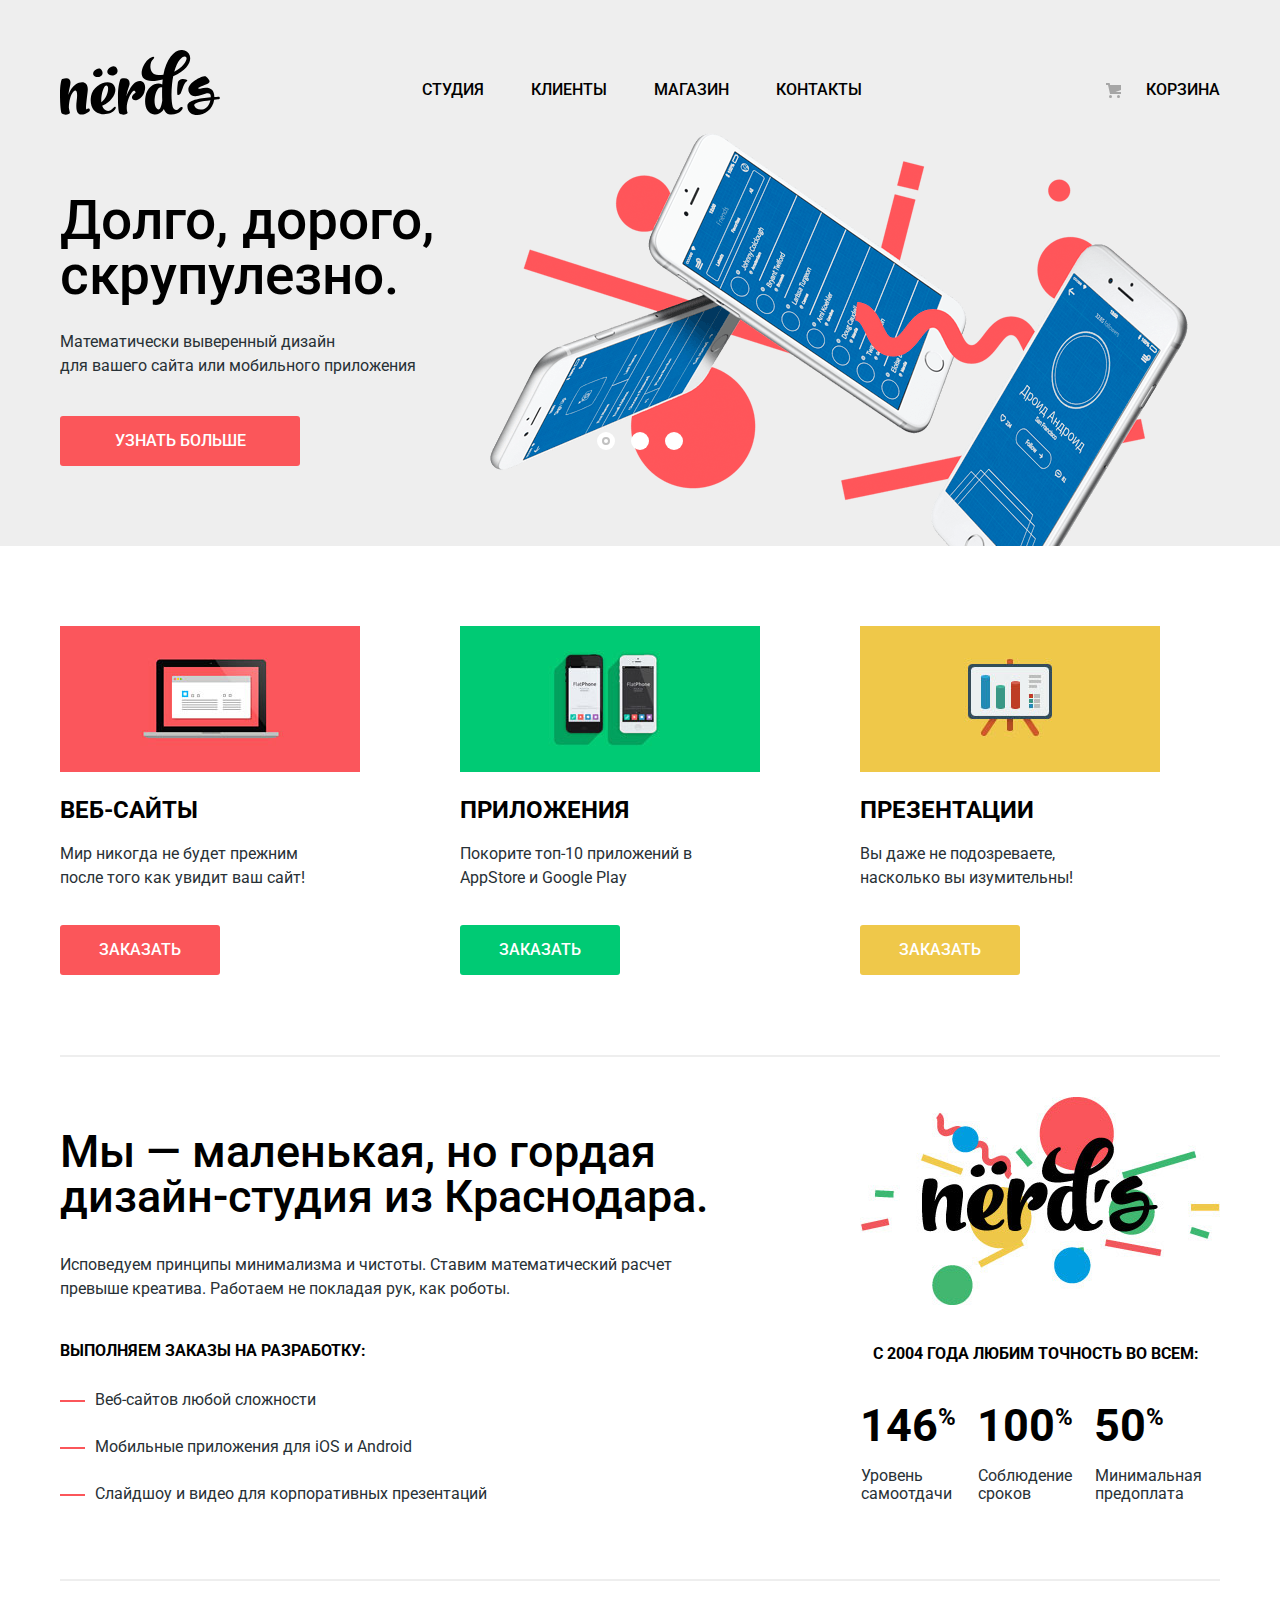
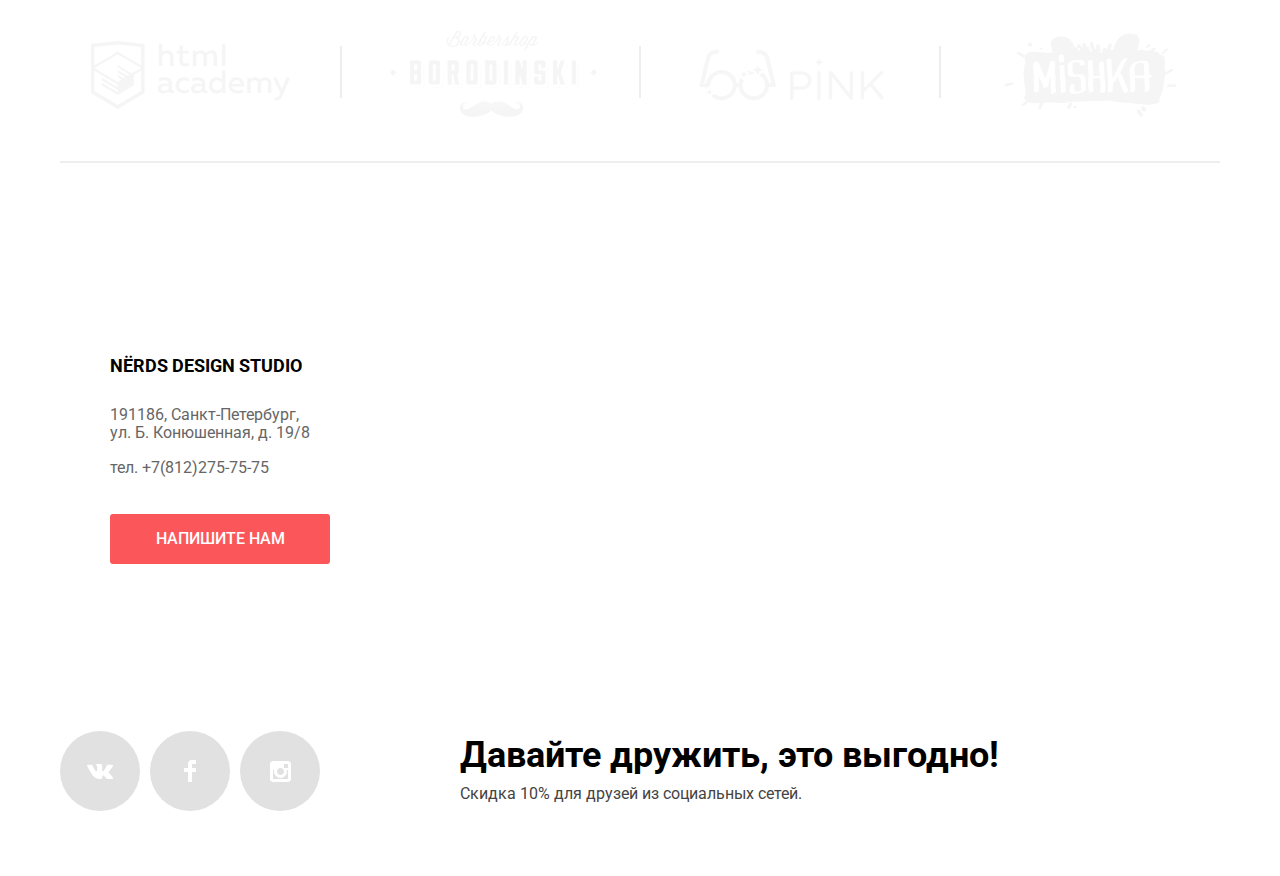
<file: index.html>
<!DOCTYPE html>
<html lang="ru">

<head>
  <meta charset="utf-8">
  <title>Дизайн-студия «Нёрдс»</title>
  <link href="https://fonts.googleapis.com/css?family=Roboto:400,500,700&amp;subset=cyrillic" rel="stylesheet">
  <link href="css/normalize.css" rel="stylesheet">
  <link href="css/style.css" rel="stylesheet">
</head>

<body class="page">
  <header class="main-header">
    <div class="container">
      <nav class="main-navigation">
        <div class="main-header-logo">
          <img src="img/nerds-logo.svg" width="160" height="65" alt="Логотип дизайн-студии «Нёрдс»">
        </div>
        <ul class="site-navigation">
          <li><a href="nerds.html">Студия</a></li>
          <li><a href="clients.html">Клиенты</a></li>
          <li><a href="catalog.html">Магазин</a></li>
          <li><a href="contacts.html">Контакты</a></li>
        </ul>
        <ul class="cart-navigation">
          <li class="cart-link"><a href="cart.html">Корзина</a></li>
        </ul>
      </nav>
    </div>
  </header>

  <main>
    <h1 class="visually-hidden">Дизайн-студия «Нёрдс»</h1>

    <section class="promo">
      <div class="container">
        <h2 class="visually-hidden">Преимущества</h2>
        <div class="slider-controls">
          <span class="slider-controls-current"></span>
          <span></span>
          <span></span>
        </div>
        <ul class="promo-list">
          <li class="promo-item">
            <p class="promo-heading">Долго, дорого, скрупулезно.</p>
            <p class="promo-text">Математически выверенный дизайн<br> для вашего сайта или мобильного приложения
            </p>
            <a class="button promo-btn" href="#">Узнать больше</a>
          </li>
          <li class="promo-item">
            <p class="promo-heading">Любим математику как никто другой</p>
            <p class="promo-text">Никакого креатива, только математические формулы<br> для расчета идеальных пропорций
            </p>
            <a class="button promo-btn" href="#">Узнать больше</a>
          </li>
          <li class="promo-item">
            <p class="promo-heading">Только ночь, только хардкор</p>
            <p class="promo-text">Работать днем, как все? Мы против этого.<br> Ближе к полуночи работа только начинается.
            </p>
            <a class="button promo-btn" href="#">Узнать больше</a>
          </li>
        </ul>
      </div>
    </section>

    <div class="container">
      <section class="services">
        <h2 class="visually-hidden">Услуги</h2>
        <ul class="services-list">
          <li class="services-item">
            <h3 class="title services-title">Веб-сайты</h3>
            <p class="services-text">Мир никогда не будет прежним после того как увидит ваш сайт!</p>
            <a class="button site-btn" href="catalog.html">Заказать</a>
          </li>
          <li class="services-item">
            <h3 class="title services-title">Приложения</h3>
            <p class="services-text">Покорите топ-10 приложений в AppStore и Google Play</p>
            <a class="button app-btn" href="catalog.html">Заказать</a>
          </li>
          <li class="services-item">
            <h3 class="title services-title">Презентации</h3>
            <p class="services-text">Вы даже не подозреваете, насколько вы изумительны!</p>
            <a class="button present-btn" href="catalog.html">Заказать</a>
          </li>
        </ul>
      </section>

      <section class=info>
        <h2 class="visually-hidden">О нас</h2>
        <section class="info-features">
          <h3 class="visually-hidden">Виды услуг</h3>
          <p class="info-heading">Мы — маленькая, но гордая дизайн-студия из Краснодара.</p>
          <p class="info-text">Исповедуем принципы минимализма и чистоты. Ставим математический расчет превыше креатива. Работаем не покладая рук, как роботы.</p>
          <h4 class="title">Выполняем заказы на разработку:</h4>
          <ul class="info-list">
            <li class="info-item">Веб-сайтов любой сложности</li>
            <li class="info-item">Мобильные приложения для iOS и Android</li>
            <li class="info-item">Слайдшоу и видео для корпоративных презентаций</li>
          </ul>
        </section>
        <section class="info-stats">
          <h3 class="visually-hidden">Статистика</h3>
          <div class="info-logo">
            <img src="img/logo-info.jpg" width="360" height="208" alt="Логотип дизайн-студии «Нёрдс»">
          </div>
          <table class="info-table">
            <caption class="title">С 2004 года любим точность во всем:</caption>
            <tr>
              <th>146<sup>%</sup></th>
              <th>100<sup>%</sup></th>
              <th>50<sup>%</sup></th>
            </tr>
            <tr>
              <td>Уровень самоотдачи</td>
              <td>Соблюдение сроков</td>
              <td>Минимальная предоплата</td>
            </tr>
          </table>
        </section>
      </section>

      <section class="partners">
        <h2 class="visually-hidden">Партнеры</h2>
        <ul class="partners-list">
          <li class="partners-item"><a href="http://htmlacademy.ru/intensive/htmlcss" target="_blank"><img src="img/logo-1.png" width="199" height="68" alt="html academy"></a></li>
          <li class="partners-item"><a href="#" target="_blank"><img src="img/logo-2.png" width="209" height="90" alt="Барбершоп"></a></li>
          <li class="partners-item"><a href="#" target="_blank"><img src="img/logo-3.png" width="185" height="52" alt="Пинк"></a></li>
          <li class="partners-item"><a href="#" target="_blank"><img src="img/logo-4.png" width="173" height="84" alt="Мишка"></a></li>
        </ul>
      </section>
    </div>

    <section class="contacts">
      <h2 class="visually-hidden">Контакты</h2>
      <div class="map">
        <iframe src="https://www.google.com/maps/embed?pb=!1m18!1m12!1m3!1d1998.5989424177649!2d30.320889251744543!3d59.93879686895887!2m3!1f0!2f0!3f0!3m2!1i1024!2i768!4f13.1!3m3!1m2!1s0x4696310fca5ba729%3A0xea9c53d4493c879f!2z0JHQvtC70YzRiNCw0Y8g0JrQvtC90Y7RiNC10L3QvdCw0Y8g0YPQuy4sIDE5LCDQodCw0L3QutGCLdCf0LXRgtC10YDQsdGD0YDQsywgMTkxMTg2!5e0!3m2!1sru!2sru!4v1522059255714"
          width="1440" height="416" frameborder="0" style="border:0" allowfullscreen></iframe>
      </div>
      <div class="container address-container">
        <section class="address">
          <h3 class="title">Nёrds design studio</h3>
          <p>191186, Санкт-Петербург,<br> ул. Б. Конюшенная, д. 19/8</p>
          <p>тел. +7(812)275-75-75</p>
          <a class="button contact-btn" href="contacts.html">Напишите нам</a>
        </section>
      </div>
    </section>

  </main>

  <footer class="main-footer">
    <div class="container footer-container">
      <div class="social">
        <h2 class="visually-hidden">Социальные сети</h2>
        <ul class="social-list">
          <li><a class="social-btn vk-btn" href="#" target="_blank"><span class="visually-hidden">Вконтакте</span></a></li>
          <li><a class="social-btn fb-btn" href="#" target="_blank"><span class="visually-hidden">Фейсбук</span></a></li>
          <li><a class="social-btn insta-btn" href="#" target="_blank"><span class="visually-hidden">Инстаграм</span></a></li>
        </ul>
      </div>
      <div class="discount">
        <p class="discount-caption">Давайте дружить, это выгодно!</p>
        <p class="discount-text">Скидка 10% для друзей из социальных сетей.</p>
      </div>
    </div>
  </footer>

  <div class="modal modal-write">
    <h2 class="visually-hidden">Форма для отправки письма</h2>
    <button class="modal-close" type="button">Закрыть</button>
    <p class="modal-heading">Напишите нам</p>
    <form class="modal-form" action="https://echo.htmlacademy.ru" method="post">
      <p class="modal-item">
        <label for="modal-fullname">Ваше имя:</label>
        <input id="modal-fullname" type="text" name="fullname" value="" placeholder="Имя Фамилия">
      </p>
      <p class="modal-item">
        <label for="modal-email">Ваш e-mail:</label>
        <input id="modal-email" type="email" name="email" value="" placeholder="email@example.com">
      </p>
      <p class="modal-item">
        <label for="modal-letter">Тексе письма:</label>
        <textarea id="modal-letter" name="letter" placeholder="В свободной форме" rows="4"></textarea>
      </p>
      <button class="button modal-btn" type="submit">Отправить</button>
    </form>
  </div>
</body>

</html>
</file>
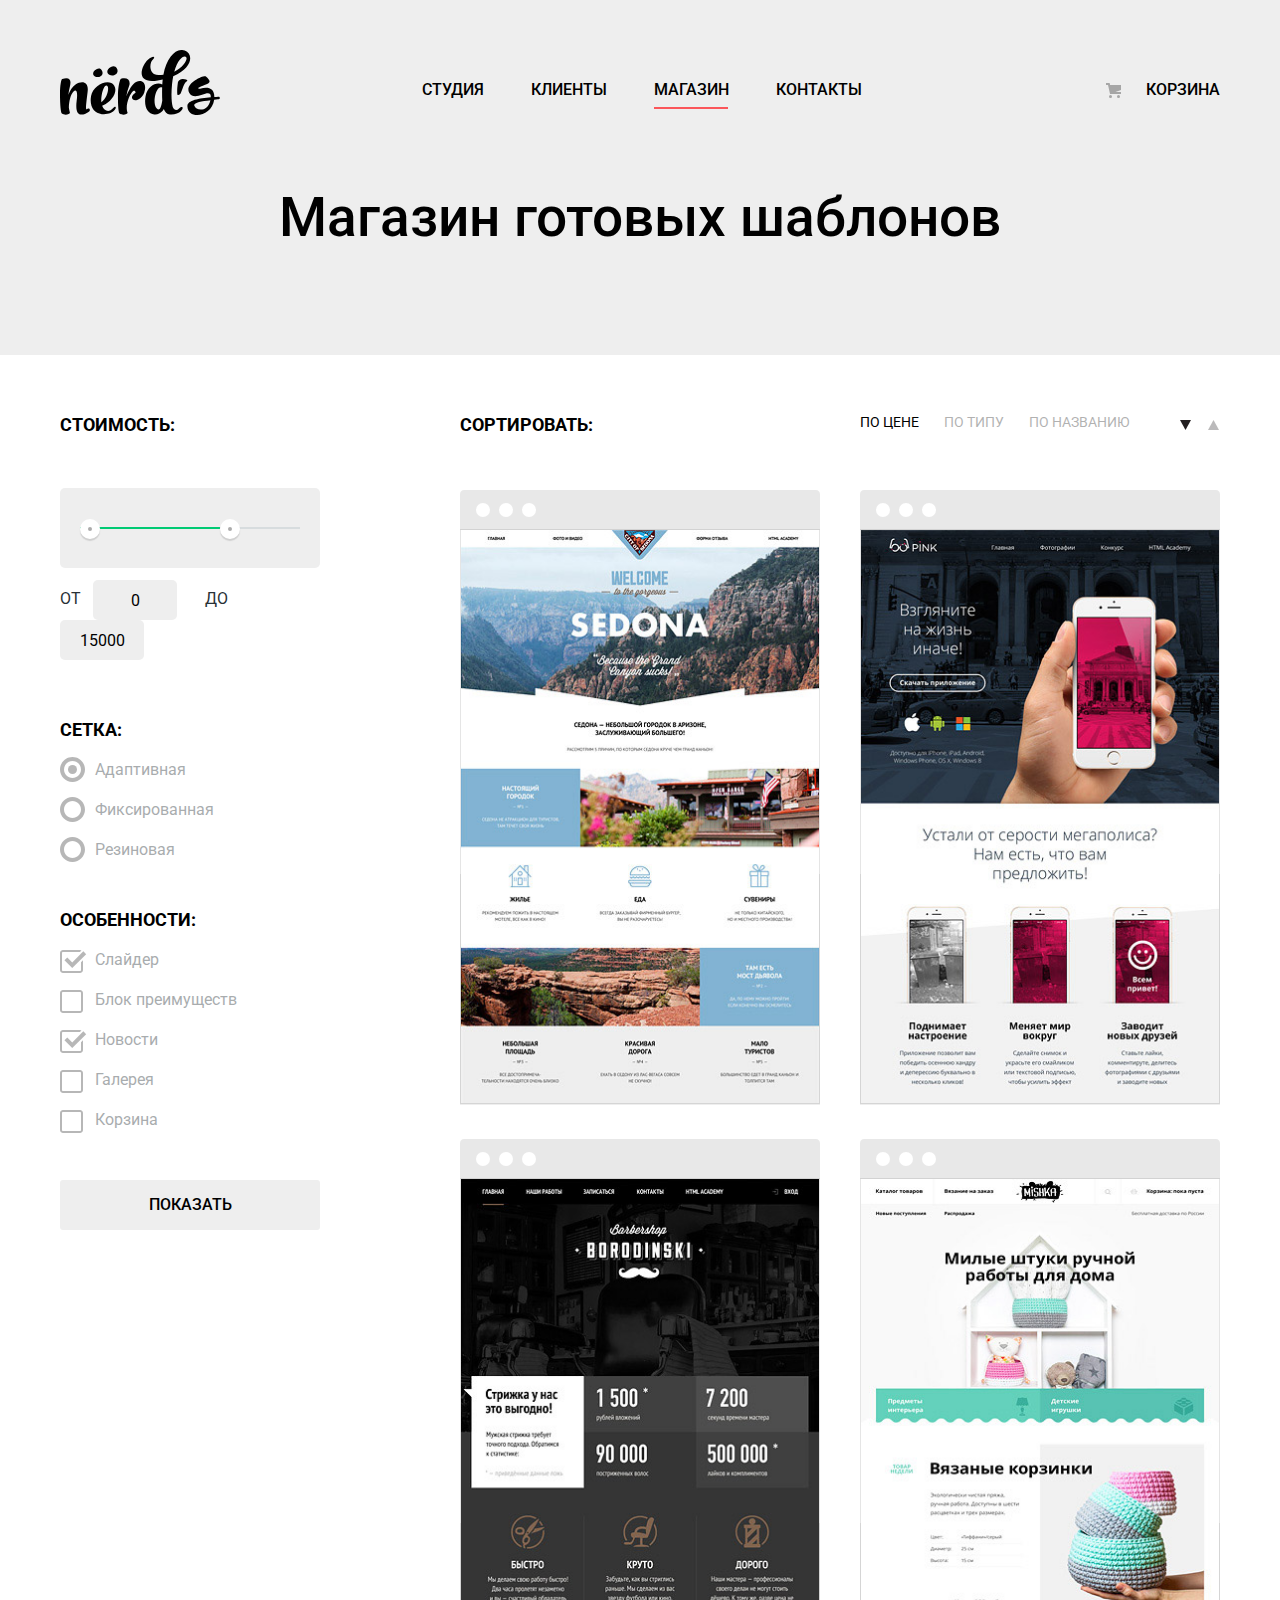
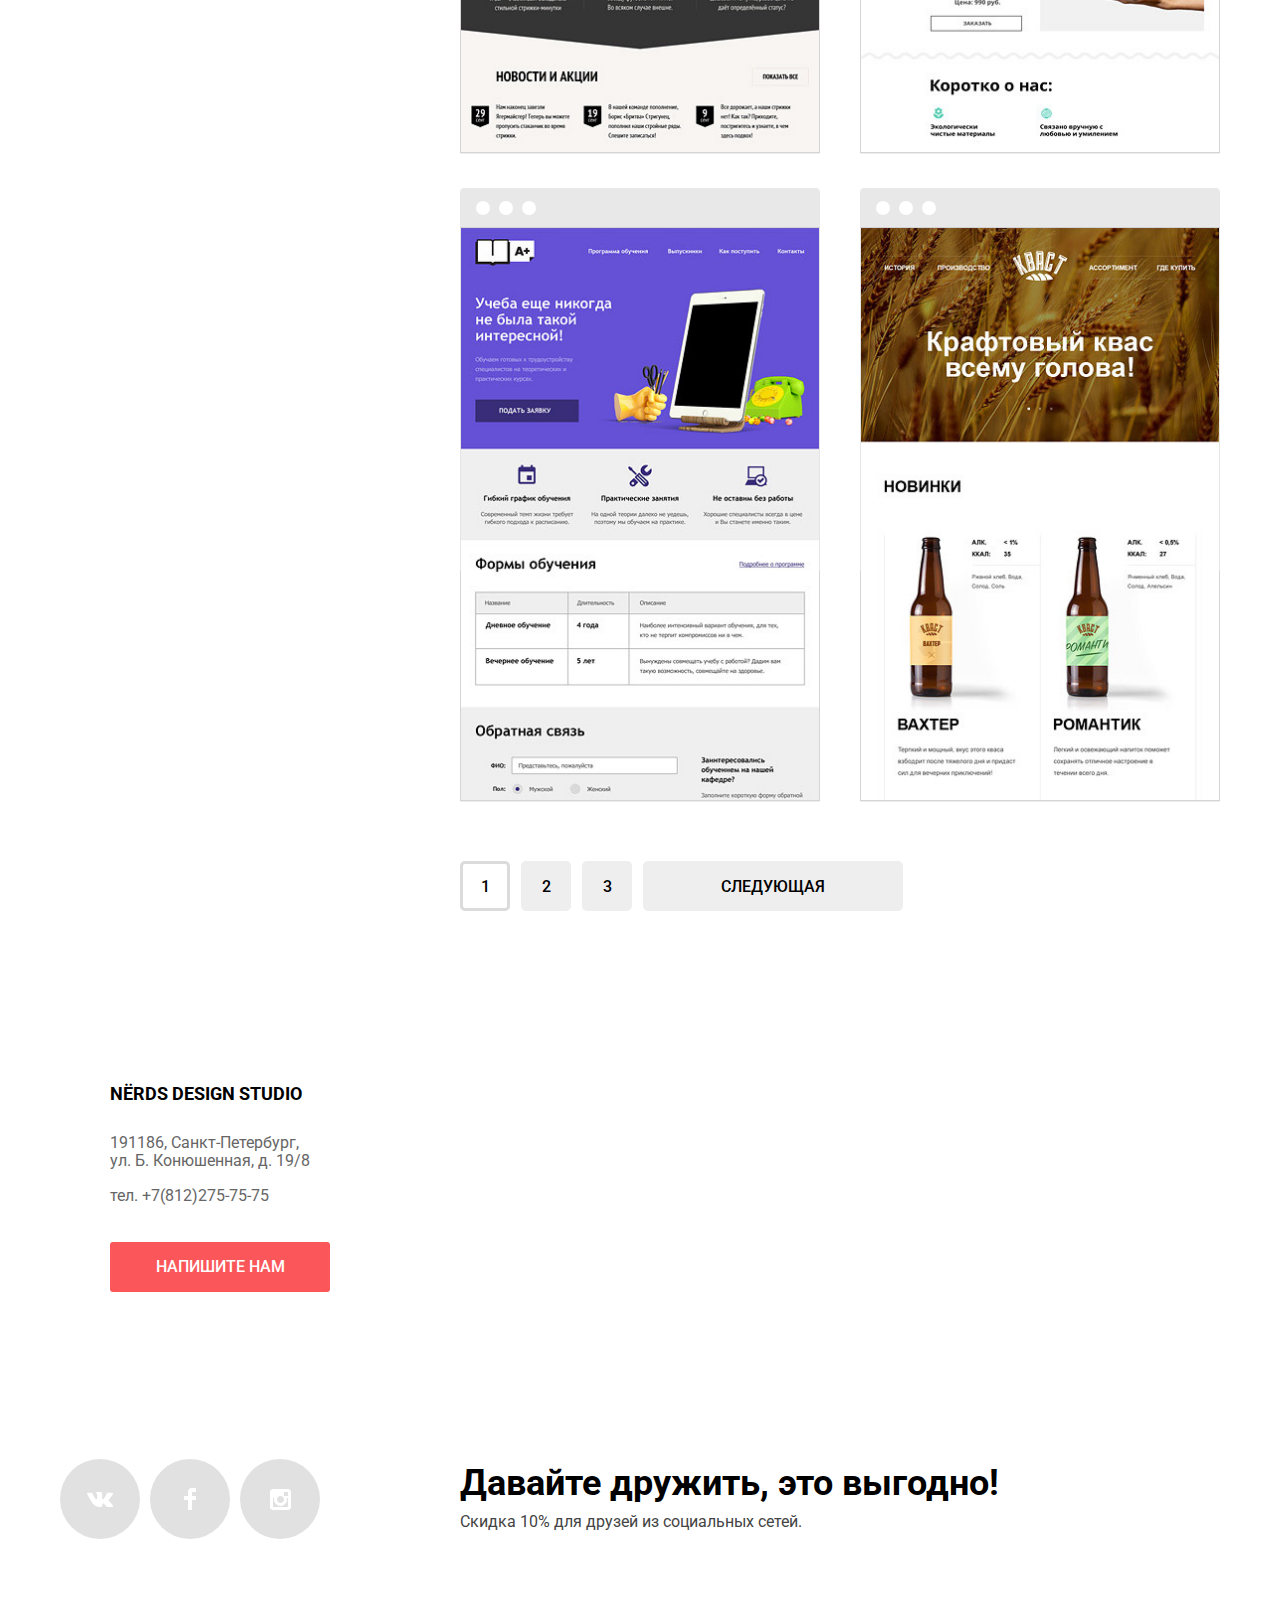
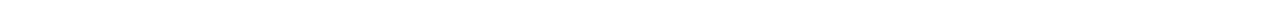
<file: catalog.html>
<!DOCTYPE html>
<html lang="ru">

<head>
  <meta charset="utf-8">
  <title>Дизайн-студия «Нёрдс»</title>
  <link href="https://fonts.googleapis.com/css?family=Roboto:400,500,700&amp;subset=cyrillic" rel="stylesheet">
  <link href="css/normalize.css" rel="stylesheet">
  <link href="css/style.css" rel="stylesheet">
</head>

<body class="page">
  <header class="main-header">
    <div class="container">
      <nav class="main-navigation">
        <div class="main-header-logo">
          <a href="index.html"><img src="img/nerds-logo.svg" width="160" height="65" alt="Логотип дизайн-студии «Нёрдс»"></a>
        </div>
        <ul class="site-navigation">
          <li><a href="nerds.html">Студия</a></li>
          <li><a href="clients.html">Клиенты</a></li>
          <li class="site-navigation-current"><a>Магазин</a></li>
          <li><a href="contacts.html">Контакты</a></li>
        </ul>
        <ul class="cart-navigation">
          <li class="cart-link"><a href="cart.html">Корзина</a></li>
        </ul>
      </nav>
    </div>
  </header>

  <main class="catalog-main">
    <div class="page-title">
      <div class="container">
        <h1>Магазин готовых шаблонов</h1>
      </div>
    </div>

    <div class="container catalog-container">

      <section class="filters">
        <h2 class="visually-hidden">Фильтр товаров</h2>
        <form class="filter" method="get" action="https://echo.htmlacademy.ru">
          <fieldset class="price">
            <legend class="title">Стоимость:</legend>
            <div class="filter-price-block">
              <div class="price-range">
                <div class="bar"></div>
              </div>
            </div>
            <p class="filter-price">
              <label for="price-min">от</label>
              <input class="filter-input price-input-min" type="text" name="price-min" value="0" id="price-min">
              <label for="price-max">до</label>
              <input class="filter-input price-input-max" type="text" name="price-max" value="15000" id="price-max">
            </p>
          </fieldset>
          <fieldset class="grid">
            <legend class="title">Сетка:</legend>
            <ul>
              <li class="filter-option">
                <input class="visually-hidden filter-input filter-input-radio" type="radio" name="grid" value="adaptive" id="filter-adaptive" checked>
                <label for="filter-adaptive">Адаптивная</label>
              </li>
              <li class="filter-option">
                <input class="visually-hidden filter-input filter-input-radio" type="radio" name="grid" value="fixed" id="filter-fixed">
                <label for="filter-fixed">Фиксированная</label>
              </li>
              <li class="filter-option">
                <input class="visually-hidden filter-input filter-input-radio" type="radio" name="grid" value="fluid" id="filter-fluid">
                <label for="filter-fluid">Резиновая</label>
              </li>
            </ul>
          </fieldset>
          <fieldset class="advantage">
            <legend class="title">Особенности:</legend>
            <ul>
              <li class="filter-option">
                <input class="visually-hidden filter-input filter-input-checkbox" type="checkbox" name="slider" id="filter-slider" checked>
                <label for="filter-slider">Слайдер</label>
              </li>
              <li class="filter-option">
                <input class="visually-hidden filter-input filter-input-checkbox" type="checkbox" name="advantage-block" id="filter-advantage-block">
                <label for="filter-advantage-block">Блок преимуществ</label>
              </li>
              <li class="filter-option">
                <input class="visually-hidden filter-input filter-input-checkbox" type="checkbox" name="news" id="filter-news" checked>
                <label for="filter-news">Новости</label>
              </li>
              <li class="filter-option">
                <input class="visually-hidden filter-input filter-input-checkbox" type="checkbox" name="gallery" id="filter-gallery">
                <label for="filter-gallery">Галерея</label>
              </li>
              <li class="filter-option">
                <input class="visually-hidden filter-input filter-input-checkbox" type="checkbox" name="cart" id="filter-cart">
                <label for="filter-cart">Корзина</label>
              </li>
            </ul>
          </fieldset>
          <button class="button filter-btn" type="submit">Показать</button>
        </form>
      </section>

      <section class="catalog-templates">
        <h2 class="visually-hidden">Каталог шаблонов</h2>
        <div class="sort">
          <h2 class="visually-hidden">Сортировка товаров</h2>
          <p class="title">Сортировать:</p>
          <ul class="sort-list">
            <li class="sort-item sort-current"><a>по цене</a></li>
            <li class="sort-item"><a href="#">по типу</a></li>
            <li class="sort-item"><a href="#">по названию</a></li>
          </ul>
          <ul class="direction-list">
            <li class="direction-item direction-down direction-current"><a><span class="visually-hidden">Сортировать по убыванию</span></a></li>
            <li class="direction-item direction-up"><a href="#"><span class="visually-hidden">Сортировать по возрастанию</span></a></li>
          </ul>
        </div>

        <div class="catalog">
          <ul class="catalog-list">
            <li class="catalog-item">
              <img src="img/img-sedona.jpg" width="360" height="576" alt="Шаблон Sedona">
              <div class="hover-item">
                <a href="#"><h3 class="title">Sedona</h3></a>
                <p>Информационный сайт<br> для туристов</p>
                <a class="button catalog-btn" href="#">9 900 руб.</a>
              </div>
            </li>
            <li class="catalog-item">
              <img src="img/img-pink.jpg" width="360" height="576" alt="Шаблон Pink app">
              <div class="hover-item">
                <a href="#"><h3 class="title">Pink app</h3></a>
                <p>Продуктовый лендинг<br> приложения для iOS и Android</p>
                <a class="button catalog-btn" href="#">9 900 руб.</a>
              </div>
            </li>
            <li class="catalog-item">
              <img src="img/img-barbershop.jpg" width="360" height="576" alt="Шаблон Barbershop">
              <div class="hover-item">
                <a href="#"><h3 class="title">Barbershop</h3></a>
                <p>Сайт салоны красоты.<br> Для мужчин, да.</p>
                <a class="button catalog-btn" href="#">9 900 руб.</a>
              </div>
            </li>
            <li class="catalog-item">
              <img src="img/img-mishka.jpg" width="360" height="576" alt="Шаблон Mishka">
              <div class="hover-item">
                <a href="#"><h3 class="title">Mishka</h3></a>
                <p>Интернет магазин<br> вязаных игрушек</p>
                <a class="button catalog-btn" href="#">9 900 руб.</a>
              </div>
            </li>
            <li class="catalog-item">
              <img src="img/img-aplus.jpg" width="360" height="576" alt="Шаблон A plus">
              <div class="hover-item">
                <a href="#"><h3 class="title">A plus</h3></a>
                <p>Лендинг курсов повышения<br> квалификации</p>
                <a class="button catalog-btn" href="#">9 900 руб.</a>
              </div>
            </li>
            <li class="catalog-item">
              <img src="img/img-kvast.jpg" width="360" height="576" alt="Шаблон Кваст">
              <div class="hover-item">
                <a href="#"><h3 class="title">Кваст</h3></a>
                <p>Промо-сайт производителя<br> крафтового кваса</p>
                <a class="button catalog-btn" href="#">9 900 руб.</a>
              </div>
            </li>
          </ul>

          <ul class="pagination-list">
            <li class="pagination-item pagination-item-current"><a>1</a></li>
            <li class="pagination-item"><a href="#">2</a></li>
            <li class="pagination-item"><a href="#">3</a></li>
            <li class="pagination-item pagination-item-next"><a href="#">Следующая</a></li>
          </ul>
        </div>
      </section>

    </div>

    <section class="contacts">
      <h2 class="visually-hidden">Контакты</h2>
      <div class="map">
        <iframe src="https://www.google.com/maps/embed?pb=!1m18!1m12!1m3!1d1998.5989424177649!2d30.320889251744543!3d59.93879686895887!2m3!1f0!2f0!3f0!3m2!1i1024!2i768!4f13.1!3m3!1m2!1s0x4696310fca5ba729%3A0xea9c53d4493c879f!2z0JHQvtC70YzRiNCw0Y8g0JrQvtC90Y7RiNC10L3QvdCw0Y8g0YPQuy4sIDE5LCDQodCw0L3QutGCLdCf0LXRgtC10YDQsdGD0YDQsywgMTkxMTg2!5e0!3m2!1sru!2sru!4v1522059255714"
          width="1440" height="416" frameborder="0" style="border:0" allowfullscreen></iframe>
      </div>
      <div class="container address-container">
        <section class="address">
          <h3 class="title">Nёrds design studio</h3>
          <p>191186, Санкт-Петербург,<br> ул. Б. Конюшенная, д. 19/8</p>
          <p>тел. +7(812)275-75-75</p>
          <a class="button contact-btn" href="contacts.html">Напишите нам</a>
        </section>
      </div>
    </section>
  </main>

  <footer class="main-footer">
    <div class="container footer-container">
      <div class="social">
        <h2 class="visually-hidden">Социальные сети</h2>
        <ul class="social-list">
          <li><a class="social-btn vk-btn" href="#" target="_blank"><span class="visually-hidden">Вконтакте</span></a></li>
          <li><a class="social-btn fb-btn" href="#" target="_blank"><span class="visually-hidden">Фейсбук</span></a></li>
          <li><a class="social-btn insta-btn" href="#" target="_blank"><span class="visually-hidden">Инстаграм</span></a></li>
        </ul>
      </div>
      <div class="discount">
        <p class="discount-caption">Давайте дружить, это выгодно!</p>
        <p class="discount-text">Скидка 10% для друзей из социальных сетей.</p>
      </div>
    </div>
  </footer>

  <div class="modal modal-write">
    <h2 class="visually-hidden">Форма для отправки письма</h2>
    <button class="modal-close" type="button">Закрыть</button>
    <p class="modal-heading">Напишите нам</p>
    <form class="modal-form" action="https://echo.htmlacademy.ru" method="post">
      <p class="modal-item">
        <label for="modal-fullname">Ваше имя:</label>
        <input id="modal-fullname" type="text" name="fullname" value="" placeholder="Имя Фамилия">
      </p>
      <p class="modal-item">
        <label for="modal-email">Ваш e-mail:</label>
        <input id="modal-email" type="email" name="email" value="" placeholder="email@example.com">
      </p>
      <p class="modal-item">
        <label for="modal-letter">Тексе письма:</label>
        <textarea id="modal-letter" name="letter" placeholder="В свободной форме" rows="4"></textarea>
      </p>
      <button class="button modal-btn" type="submit">Отправить</button>
    </form>
  </div>
</body>

</html>
</file>
<file: css/style.css>
body {
  margin: 0;
  padding: 0;
  font-family: "Roboto", Arial, sans-serif;
  font-size: 16px;
  line-height: 24px;
  font-weight: 400;
  color: #283136;
  background-color: #fff;
}

a {
  text-decoration: none;
}

img {
  max-width: 100%;
  height: auto;
}

.container {
  width: 1160px;
  margin: 0 auto;
  padding: 0 20px;
}

.page {
  min-width: 1200px;
}

.visually-hidden {
  position: absolute;
  width: 1px;
  height: 1px;
  margin: -1px;
  border: 0;
  padding: 0;
  clip: rect(0 0 0 0);
  overflow: hidden;
}

.title {
  font-size: 18px;
  line-height: 30px;
  font-weight: 700;
  text-transform: uppercase;
  color: #000;
}

.main-header-logo img:hover {
  opacity: 0.8;
}

.main-header-logo img:active {
  opacity: 0.3;
}

.main-header {
  background: #eee;
  padding: 50px 0 0;
}

.main-navigation {
  line-height: 10px;
  display: flex;
  flex-wrap: wrap;
  justify-content: space-between;
  align-items: center;
}

.site-navigation,
.cart-navigation {
  margin: 0;
  padding: 15px 0 0;
  list-style: none;
  font-size: 16px;
  line-height: 30px;
  font-weight: 500;
  color: #000;
  text-transform: uppercase;
  display: flex;
  flex-wrap: wrap;
  justify-content: space-between;
}

.site-navigation {
  margin: 0 0 0 -42px;
  width: 440px;
}

.site-navigation a,
.cart-navigation a {
  color: #000;
  display: block;
}

.cart-link {
  position: relative;
  padding: 0 0 0 40px;
}

.cart-link::before {
  content: "";
  position: absolute;
  left: 0;
  top: 8px;
  width: 15px;
  height: 15px;
  background-image: url("../img/cart-icon.svg");
}

.site-navigation a:hover,
.cart-navigation a:hover,
.site-navigation a:focus,
.cart-navigation a:focus {
  color: #fb565a;
}

.site-navigation a:active,
.cart-navigation a:active {
  color: rgba(0, 0, 0, 0.3);
}

.promo {
  position: relative;
  background-color: #eee;
  background-repeat: no-repeat;
  margin: 0 0 80px;
}

.promo-heading {
  margin: 0 0 27px;
  width: 520px;
  font-size: 55px;
  line-height: 55px;
  font-weight: 500;
  color: #000;
}

.promo-text {
  margin: 0 0 38px;
}

.promo-item:first-child {
  background: url("../img/slide1.png") no-repeat 93% 18px;
}

.promo-item:nth-child(2) {
  background: url("../img/slide2.png") no-repeat 100% 0;
}

.promo-item:last-child {
  background: url("../img/slide3.png") no-repeat 100% 20px;
}

.promo-item {
  display: none;
  box-sizing: border-box;
  min-height: 430px;
  padding: 78px 0 80px 0;
}

.promo-item:nth-child(1) {
  display: block;
}

.promo-list {
  list-style: none;
  margin: 0;
  padding: 0;
}

.slider-controls {
  position: absolute;
  left: 50%;
  bottom: 104px;
  z-index: 100;
  width: 160px;
  height: 18px;
  text-align: center;
  font-size: 0;
  transform: translateX(-50%);
}

.slider-controls span {
  position: relative;
  display: inline-block;
  width: 18px;
  height: 18px;
  padding: 8px;
  border-radius: 50%;
  cursor: pointer;
}

.slider-controls span::after {
  content: "";
  position: absolute;
  top: 8px;
  left: 8px;
  z-index: 1;
  width: 18px;
  height: 18px;
  background: #fff;
  border-radius: 50%;
}

.slider-controls-current::before {
  content: "";
  position: absolute;
  left: 50%;
  top: 50%;
  z-index: 2;
  width: 4px;
  height: 4px;
  margin: -4px;
  background-color: inherit;
  border: 2px solid #c1c1c1;
  border-radius: 50%;
}

.button {
  display: block;
  width: 240px;
  padding: 16px 0;
  font-size: 16px;
  line-height: 18px;
  font-weight: 500;
  color: #fff;
  text-align: center;
  vertical-align: middle;
  text-transform: uppercase;
  background-color: #fb565a;
  border-radius: 3px;
  border: none;
}

.button:hover,
.button:focus {
  background-color: #e74246;
}

.button:active {
  background-color: #d7373b;
  color: rgba(255, 255, 255, 0.3);
}

.app-btn {
  background-color: #00ca74;
}

.app-btn:hover,
.app-btn:focus {
  background-color: #00bc6c;
}

.app-btn:active {
  background-color: #00aa62;
}

.present-btn {
  background-color: #efc84a;
}

.present-btn:hover,
.present-btn:focus {
  background-color: #eab534;
}

.present-btn:active {
  background-color: #e5a722;
}

.services-list {
  list-style: none;
  padding: 0 0 80px;
  margin: 0 0 40px;
  border-bottom: 2px solid #eee;
  display: flex;
  flex-wrap: wrap;
  justify-content: space-between;
}

.services-item {
  flex-basis: 300px;
}

.services-item:first-child {
  background-image: url("../img/services-1.jpg");
  background-repeat: no-repeat;
}

.services-item:nth-child(2) {
  background-image: url("../img/services-2.jpg");
  background-repeat: no-repeat;
}

.services-item:last-child {
  background-image: url("../img/services-3.jpg");
  background-repeat: no-repeat;
  margin: 0 60px 0 0;
}

.services-title {
  margin: 172px 0 20px;
  font-size: 24px;
  line-height: 24px;
}

.services-text {
  margin: 0 0 35px;
  width: 250px;
}

.services-item .button {
  width: 160px;
}

.info {
  padding: 0 0 50px;
  border-bottom: 2px solid #eee;
  display: flex;
  justify-content: space-between;
}

.info-features {
  width: 680px;
}

.info-stats {
  width: 360px;
}

.info-heading {
  margin: 0;
  padding: 32px 0 34px;
  font-size: 45px;
  line-height: 45px;
  font-weight: 500;
  color: #000;
}

.info-text {
  margin: 0;
  padding: 0 0 38px;
}

.info-features .title {
  font-size: 16px;
  line-height: 24px;
  margin: 0 0 25px;
}

.info-list {
  list-style: none;
  margin: 0;
  padding: 0 0 0 35px;
}

.info-item {
  margin: 23px 0;
  position: relative;
}

.info-item::before {
  position: absolute;
  left: -35px;
  top: 12px;
  content: "";
  width: 25px;
  height: 2px;
  background-color: #fb565a;
}

.info-table {
  border-collapse: collapse;
}

.info-table .title {
  font-size: 16px;
  line-height: 24px;
  margin: 30px 0 55px 0;
}

.info-table th {
  width: 115px;
  padding: 0 0 35px;
  font-size: 45px;
  line-height: 10px;
  font-weight: 700;
  color: #000;
  text-align: left;
}

.info-table sup {
  vertical-align: middle;
  font-size: 24px;
}

.info-table td {
  width: 115px;
  font-size: 16px;
  line-height: 18px;
  text-align: left;
}

.partners {
  border-bottom: 2px solid #eee;
  margin: 0 0 80px;
  min-height: 180px;
}

.partners-list {
  position: relative;
  list-style: none;
  margin: 0;
  padding: 50px 43px 0 31px;
  display: flex;
  flex-wrap: wrap;
  flex-shrink: 0;
  justify-content: space-between;
  align-items: center;
}

.partners-item img {
  opacity: 0.2;
}

.partners-item:hover img {
  opacity: 1;
}

.partners-item:active img {
  opacity: 0.1;
}

.partners-item:nth-child(2),
.partners-item:nth-child(3) {
  margin: 0 0 0 -20px;
}

.partners-item:not(:nth-child(4n))::after {
  content: "";
  position: absolute;
  top: 65px;
  margin: 0 0 0 50px;
  width: 2px;
  height: 52px;
  background-color: #eee;
}

.partners-item:nth-child(2)::after {
  margin: 0 0 0 40px;
}

.partners-item:nth-child(3)::after {
  margin: 0 0 0 55px;
}

.address-container {
  position: relative;
}

.map iframe {
  width: 100%;
  min-width: 1200px;
  margin: 0 auto;
}

.address {
  padding: 50px 50px 47px;
  box-sizing: border-box;
  position: absolute;
  top: -365px;
  left: 20px;
  content: "";
  width: 320px;
  max-height: 308px;
  overflow-y: auto;
  background-color: #fff;
}

.address .title {
  margin: 0;
  padding: 0 0 25px;
}

.address p {
  margin: 0;
  padding: 0 0 17px;
  font-size: 16px;
  line-height: 18px;
  color: #666;
}

.contact-btn {
  width: 220px;
  margin: 20px 0 0;
}

.footer-container {
  display: flex;
  flex-wrap: wrap;
  justify-content: flex-start;
  align-items: center;
}

.main-footer {
  padding: 65px 0;
}

.social {
  width: 260px;
}

.social-list {
  list-style: none;
  margin: 0;
  padding: 0;
  width: 260px;
  display: flex;
  flex-wrap: wrap;
  justify-content: space-between;
}

.social-btn {
  display: block;
  width: 80px;
  height: 80px;
  background: #e1e1e1 no-repeat 50% 50%;
  border-radius: 50%;
}

.vk-btn {
  background-image: url("../img/vk-icon.svg");
}

.fb-btn {
  background-image: url("../img/fb-icon.svg");
}

.insta-btn {
  background-image: url("../img/insta-icon.svg");
}

.vk-btn:hover,
.fb-btn:hover,
.insta-btn:hover,
.vk-btn:focus,
.fb-btn:focus,
.insta-btn:focus {
  background-color: #e74246;
}

.vk-btn:active {
  background-color: #d7373b;
  background-image: url("../img/vk-active.svg");
}

.fb-btn:active {
  background-color: #d7373b;
  background-image: url("../img/fb-active.svg");
}

.insta-btn:active {
  background-color: #d7373b;
  background-image: url("../img/insta-active.svg");
}

.discount {
  width: 560px;
  margin: 0 0 0 140px;
}

.discount-caption {
  margin: 0 0 10px;
  font-size: 36px;
  line-height: 36px;
  font-weight: 700;
  color: #000;
}

.discount-text {
  margin: 0;
}

.discount-caption+p {
  font-size: 16px;
  line-height: 22px;
  color: #444;
}

/*---------------------------- catalog-page----------------------------- */

.page-title {
  background-color: #eee;
  margin: 0 0 55px;
  padding: 75px 0 110px;
}

.site-navigation-current {
  position: relative;
}

.site-navigation-current::after {
  position: absolute;
  content: "";
  bottom: -4px;
  width: 74px;
  height: 2px;
  background-color: #fb565a;
}

.page-title h1 {
  margin: 0;
  font-size: 55px;
  line-height: 55px;
  font-weight: 500;
  color: #000;
  text-align: center;
}

.catalog-container {
  display: flex;
  justify-content: space-between;
}

.filters {
  width: 260px;
}

.catalog-templates {
  width: 760px;
}

.filter {
  font-size: 16px;
  color: #283136;
}

.price legend {
  margin: 0 0 48px;
}

.filter fieldset {
  margin: 0;
  padding: 0;
  border: none;
}

.filter .price {
  margin: 0 0 55px;
}

.filter .grid {
  position: relative;
  margin: 0 0 25px;
}

.filter .advantage {
  position: relative;
  margin: 0 0 30px;
}

.filter ul {
  position: relative;
  list-style: none;
  margin: 0;
  padding: 0 0 0 35px;
}

.grid legend {
  margin: 0 0 15px;
}

.advantage legend {
  margin: 0 0 15px;
}

.filter-option {
  margin: 0 0 20px;
}

.filter-option label {
  display: block;
  position: relative;
  cursor: pointer;
}

.filter-input-radio+label::before {
  content: "";
  position: absolute;
  left: -35px;
  top: -3px;
  width: 26px;
  height: 26px;
  background: url("../img/radio-off.svg") no-repeat 0 0;
}

.filter-input-radio:checked+label::before {
  background: url("../img/radio-on.svg") no-repeat 0 0;
}

.filter-input-checkbox+label::before {
  content: "";
  position: absolute;
  left: -35px;
  top: 0;
  width: 28px;
  height: 24px;
  background: url("../img/checkbox-off.svg") no-repeat 0 0;
}

.filter-input-checkbox:checked+label::before {
  background: url("../img/checkbox-on.svg") no-repeat 0 0;
}

.filter-option label {
  line-height: 20px;
  opacity: 0.4;
}

.filter-option label:hover,
.filter-input-radio:focus+label,
.filter-input-checkbox:focus+label {
  color: #000;
  opacity: 1;
}

.filter-input-radio:disabled+label,
.filter-input-checkbox:disabled+label {
  opacity: 0.1;
}

.filter-price-block {
  box-sizing: border-box;
  padding: 39px 20px;
  margin: 0 0 12px;
  width: 260px;
  min-height: 80px;
  background-color: #eee;
  border-radius: 5px;
}

.price-range {
  position: relative;
  width: 100%;
  height: 2px;
  background: #d7dcde;
  cursor: pointer;
}

.bar {
  height: 2px;
  width: 140px;
  background: #00ca74;
}

.price-range::before,
.price-range::after {
  content: "";
  position: absolute;
  top: -8px;
  width: 4px;
  height: 4px;
  padding: 0;
  border: 8px solid #fff;
  background-color: #ababab;
  box-shadow: 0 2px 1px 0 #cfcfcf;
  border-radius: 50%;
}

.price-range::before {
  left: 0;
}

.price-range::after {
  left: 140px;
}

.filter-input {
  line-height: 22px;
  text-align: center;
  vertical-align: middle;
  border: none;
  width: 80px;
  height: 38px;
  background-color: #eee;
  border-radius: 5px;
}

.filter-price {
  margin: 0;
  text-transform: uppercase;
  line-height: 22px;
}

.filter-price label {
  margin: 0 8px 0 0;
}

.price-input-min {
  margin: 0 24px 0 0;
}

.filter-btn {
  width: 260px;
  color: #000;
  background-color: #eee;
}

.filter-btn:hover,
.filter-btn:focus {
  background-color: #dfdfdf;
}

.filter-btn:active {
  color: rgba(0, 0, 0, 0.3);
  background-color: #d5d5d5;
}

.sort {
  margin: 0 0 50px;
  display: flex;
  justify-content: space-between;
  align-items: flex-start;
}

.sort-list,
.direction-list {
  list-style: none;
  margin: 0;
  padding: 0;
  display: flex;
  flex-wrap: wrap;
  justify-content: space-between;
}

.sort-list {
  width: 270px;
  margin: 0 0 0 auto;
}

.direction-list {
  width: 40px;
  margin: 0 0 0 50px;
}

.direction-item a {
  display: block;
  margin: 10px 0;
  width: 12px;
  height: 10px;
  vertical-align: middle;
}

.direction-up a {
  background: url("../img/icon-up-dir.svg") no-repeat 0 0;
}

.direction-down a {
  background: url("../img/icon-down-dir.svg") no-repeat 0 0;
}

.sort .title {
  margin: 0;
  width: 135px;
}

.sort-item a,
.direction-item a {
  font-size: 14px;
  line-height: 18px;
  text-transform: uppercase;
  color: #000;
  opacity: 0.3;
}

.sort a:hover,
.sort a:focus {
  opacity: 0.6;
}

.sort-current a,
.sort-current a:hover,
.sort-current a:focus,
.direction-current a,
.direction-current:hover a,
.direction-current:focus a,
.sort a:active {
  color: #000;
  opacity: 1;
}

.catalog-list {
  list-style: none;
  padding: 0;
  margin: 0 0 25px;
  display: flex;
  flex-wrap: wrap;
  justify-content: space-between;
  align-content: space-between;
}

.catalog-item {
  position: relative;
  width: 360px;
  margin: 0 0 28px;
}

.catalog-item img {
  box-sizing: border-box;
  width: 360px;
  border: 1px solid rgba(0, 1, 1, 0.1);
  margin: 39px 0 0;
}

.catalog-item::before {
  content: "";
  position: absolute;
  width: 360px;
  height: 40px;
  background: url("../img/browser.svg") no-repeat 0 0;
  opacity: 0.12;
}

.catalog-item:hover.catalog-item::before {
  opacity: 1;
}

.catalog-item:hover .hover-item {
  z-index: 1;
}

.hover-item {
  position: absolute;
  box-sizing: border-box;
  bottom: 6px;
  z-index: -1;
  width: 360px;
  padding: 28px 60px 42px 60px;
  background-color: #eee;
}

.hover-item p {
  margin: 0;
  padding: 0 0 30px;
  font-size: 16px;
  line-height: 18px;
  color: #666;
  text-align: center;
}

.hover-item .title {
  margin: 0;
  padding: 0 0 15px;
  text-align: center;
}

.catalog-btn {
  margin: 0 auto;
  width: 200px;
}

.catalog-btn:active {
  color: rgba(255, 255, 255, 1);
}

.pagination-list {
  list-style: none;
  padding: 0;
  margin: 0 0 60px;
  display: flex;
  align-items: baseline;
}

.pagination-item a {
  display: block;
  box-sizing: border-box;
  width: 50px;
  height: 50px;
  padding: 17px 0;
  margin: 0 11px 0 0;
  text-transform: uppercase;
  line-height: 18px;
  font-weight: 500;
  color: #000;
  background-color: #eee;
  text-align: center;
  border-radius: 5px;
}

.pagination-item-current a {
  padding: 14px 0;
  background-color: #fff;
  border: 3px solid #dbdbdb;
}

.pagination-item:last-child a {
  width: 260px;
}

.pagination-item a:active {
  color: rgba(0, 0, 0, 0.3);
  background-color: #d5d5d5;
}

.pagination-item a:hover,
.pagination-item a:focus {
  background-color: #dfdfdf;
}

.pagination-item-current a:hover,
.pagination-item-current a:focus,
.pagination-item-current a:active {
  color: #000;
  background-color: #fff;
}

/*--------------------------------modal-----------------------------------*/

.modal {
  display: none;
  position: fixed;
  top: 50%;
  left: 50%;
  transform: translate(-50%, -50%);
  box-sizing: border-box;
  width: 960px;
  padding: 68px 100px 84px;
  font-size: 16px;
  line-height: 18px;
  background-color: #fff;
  box-shadow: 0 20px 40px rgba(0, 1, 1, 0.75);
}

.modal-close {
  opacity: 0.3;
  position: absolute;
  top: 78px;
  right: 90px;
  width: 21px;
  height: 21px;
  font-size: 0;
  border: 0;
  background-color: transparent;
  cursor: pointer;
}

.modal-close:before,
.modal-close:after {
  position: absolute;
  top: -3px;
  left: 9px;
  content: "";
  width: 4px;
  height: 27px;
  background-color: #fb565a;
}

.modal-close:before {
  transform: rotate(45deg);
}

.modal-close:after {
  transform: rotate(-45deg);
}

.modal-close:hover,
.modal-close:focus {
  opacity: 1;
}

.modal-close:active {
  opacity: 0.1;
}

.modal label {
  margin: 0 0 10px;
  font-weight: 700;
  color: #000;
}

.modal-heading {
  margin: 0 0 40px;
  font-size: 45px;
  line-height: 45px;
  font-weight: 500;
  color: #000;
}

.modal-form {
  width: 760px;
  display: flex;
  flex-wrap: wrap;
  justify-content: space-between;
}

.modal-item {
  margin: 0;
  max-width: 760px;
}

.modal-item input,
.modal-item label {
  display: block;
  width: 360px;
}

.modal-item input,
.modal-item textarea {
  box-sizing: border-box;
  color: #444;
  border: 2px solid #d7dcde;
}

.modal-item input {
  margin: 0 0 35px;
  padding: 14px;
}

.modal-item textarea {
  width: 760px;
  padding: 10px;
}

.modal-item input:hover,
.modal-item textarea:hover {
  color: #444;
  border: 2px solid #b4b9bb;
}

.modal-item input:focus,
.modal-item textarea:focus {
  color: #000;
  border: 2px solid #000;
}

.modal-item input:invalid,
.modal-item textarea:invalid {
  color: #e74246;
  border: 2px solid #e74246;
}

.modal-btn {
  width: 260px;
  margin: 50px 0 0;
}
</file>
